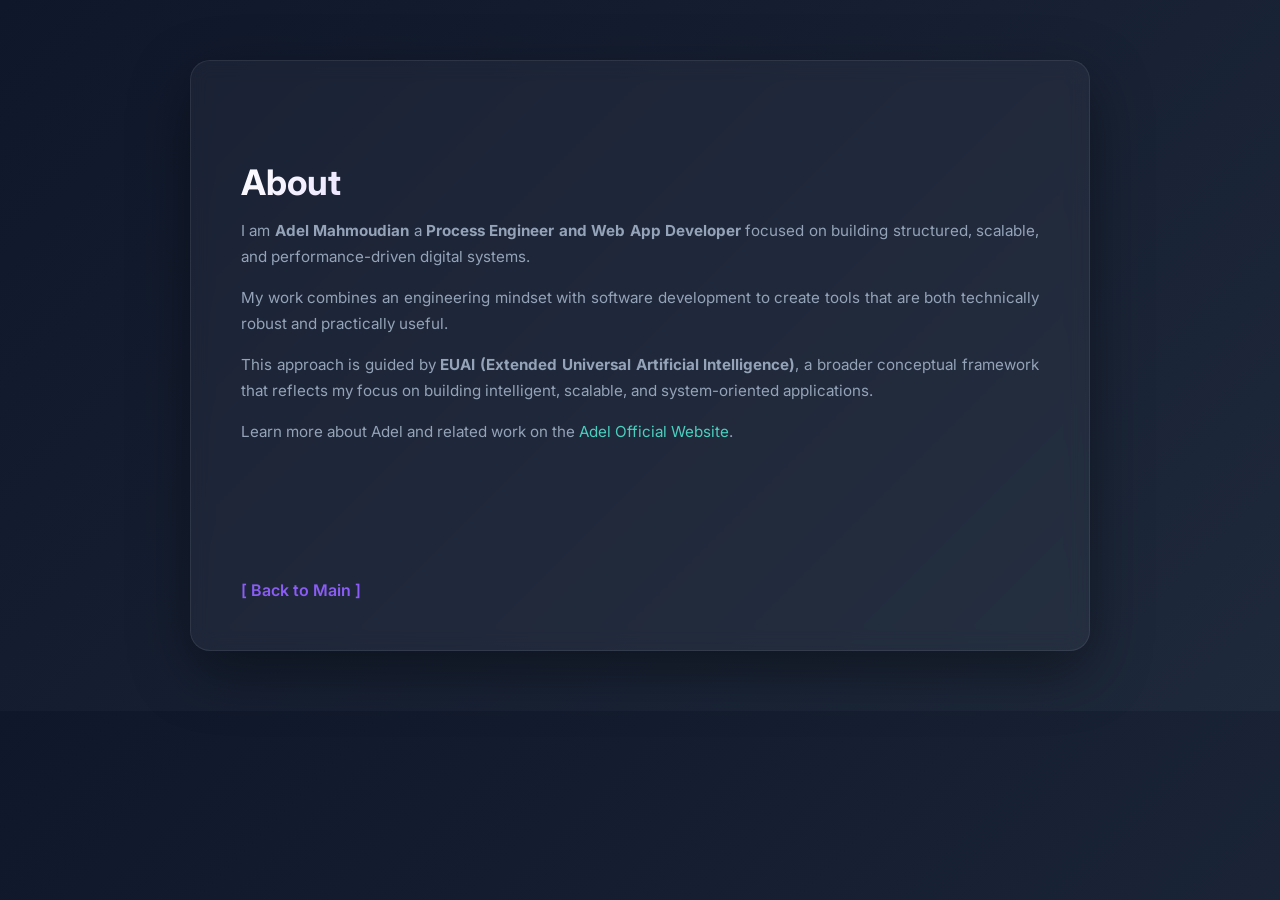
<file: about.html>
<!DOCTYPE html>
<html lang="en">

<head>
    <meta charset="utf-8" />
    <meta name="viewport" content="width=device-width, initial-scale=1.0" />
    <title>About | Adel</title>

    <meta name="description" content="About Adel — Process Engineer and Web App Developer focused on building scalable, 
    data-driven web applications and structured digital systems.">
    <meta name="robots" content="noindex, follow">

    <link rel="icon" type="image/png" href="https://adel-euai.github.io/asset-hub/logo/adel-favicon.png">
    <link rel="stylesheet" href="legal.css">

    <link rel="preconnect" href="https://fonts.googleapis.com">
    <link rel="preconnect" href="https://fonts.gstatic.com" crossorigin>
    <link href="https://fonts.googleapis.com/css2?family=Inter:wght@400;600;800&display=swap" rel="stylesheet">
</head>

<body class="legal-page"> 
<div class="legal-container">

<h1 style="margin-top: 50px;" class="gradient-text">About</h1>

<section class="legal-section">
<p>
I am <strong>Adel Mahmoudian</strong> a <strong>Process Engineer and Web App Developer</strong> focused on building structured, scalable, and performance-driven digital systems.
</p>
<p>
My work combines an engineering mindset with software development to create tools that are both 
technically robust and practically useful.
</p>
<p>
This approach is guided by <strong>EUAI (Extended Universal Artificial Intelligence)</strong>, a broader conceptual framework that 
reflects my focus on building intelligent, scalable, and system-oriented applications.
</p>
<p>
  Learn more about Adel and related work on the <a href="https://adel-euai.github.io/" target="_blank" class="site-link">Adel Official Website</a>.
</p>
</section>

<!--a href="/index.html" class="back-link">← Back to Home</a-->
<a style="margin-top: 100px;" href="#" class="back-link" onclick="history.back(); return false;">[ Back to Main ]</a>

</div>
</body>
</html>
</file>
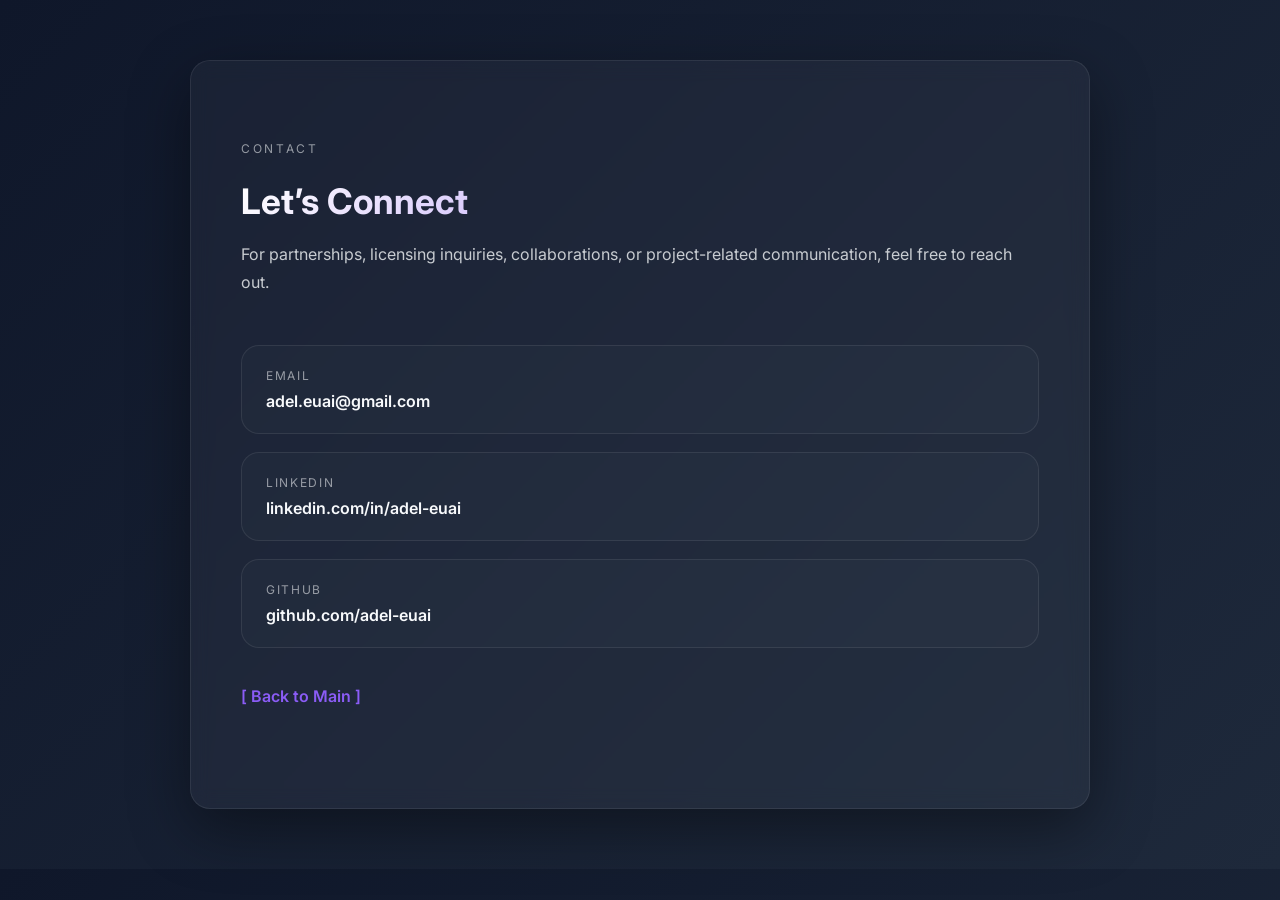
<file: contact.html>
<!DOCTYPE html>
<html lang="en">

<head>
    <meta charset="utf-8" />
    <meta name="viewport" content="width=device-width, initial-scale=1.0" />
    <title>Contact | Adel</title>

    <meta name="description" content="Contact Adel — Process Engineer and Web App Developer focused on building scalable, 
    data-driven web applications and structured digital systems.">
    <meta name="robots" content="noindex, follow">

    <link rel="icon" type="image/png" href="https://adel-euai.github.io/asset-hub/logo/adel-favicon.png">
    <link rel="stylesheet" href="legal.css">

    <link rel="preconnect" href="https://fonts.googleapis.com">
    <link rel="preconnect" href="https://fonts.gstatic.com" crossorigin>
    <link href="https://fonts.googleapis.com/css2?family=Inter:wght@400;600;800&display=swap" rel="stylesheet">
</head>

<body class="legal-page"> 
<div class="legal-container">

    <div class="connect-header">
        <p style="margin-top: 30px;" class="connect-subtitle">CONTACT</p>
        <h1 class="gradient-text">Let’s Connect</h1>

        <p class="connect-description">
            For partnerships, licensing inquiries, collaborations, or project-related communication, feel free to reach out.
        </p>
    </div>

    <div class="connect-grid"> 

        <a href="mailto:adel.euai@gmail.com" class="contact-card">
            <span class="contact-type">Email</span>
            <span class="contact-value">adel.euai@gmail.com</span>
        </a>

        <a href="https://www.linkedin.com/in/adel-euai"
           target="_blank"
           rel="noopener noreferrer"
           class="contact-card">

            <span class="contact-type">LinkedIn</span>
            <span class="contact-value">linkedin.com/in/adel-euai</span>
        </a>
        <a href="https://github.com/adel-euai"
           target="_blank"
           rel="noopener noreferrer"
           class="contact-card">

            <span class="contact-type">GitHub</span>
            <span class="contact-value">github.com/adel-euai</span>
        </a>

<!--a style="margin-top: 20px;" href="#" class="back-link" onclick="history.back(); return false;">← Back to Home</a-->
<a style="margin-top: 20px;" href="#" class="back-link" onclick="history.back(); return false;">[ Back to Main ]</a>


</div>
</body>
</html>
</file>
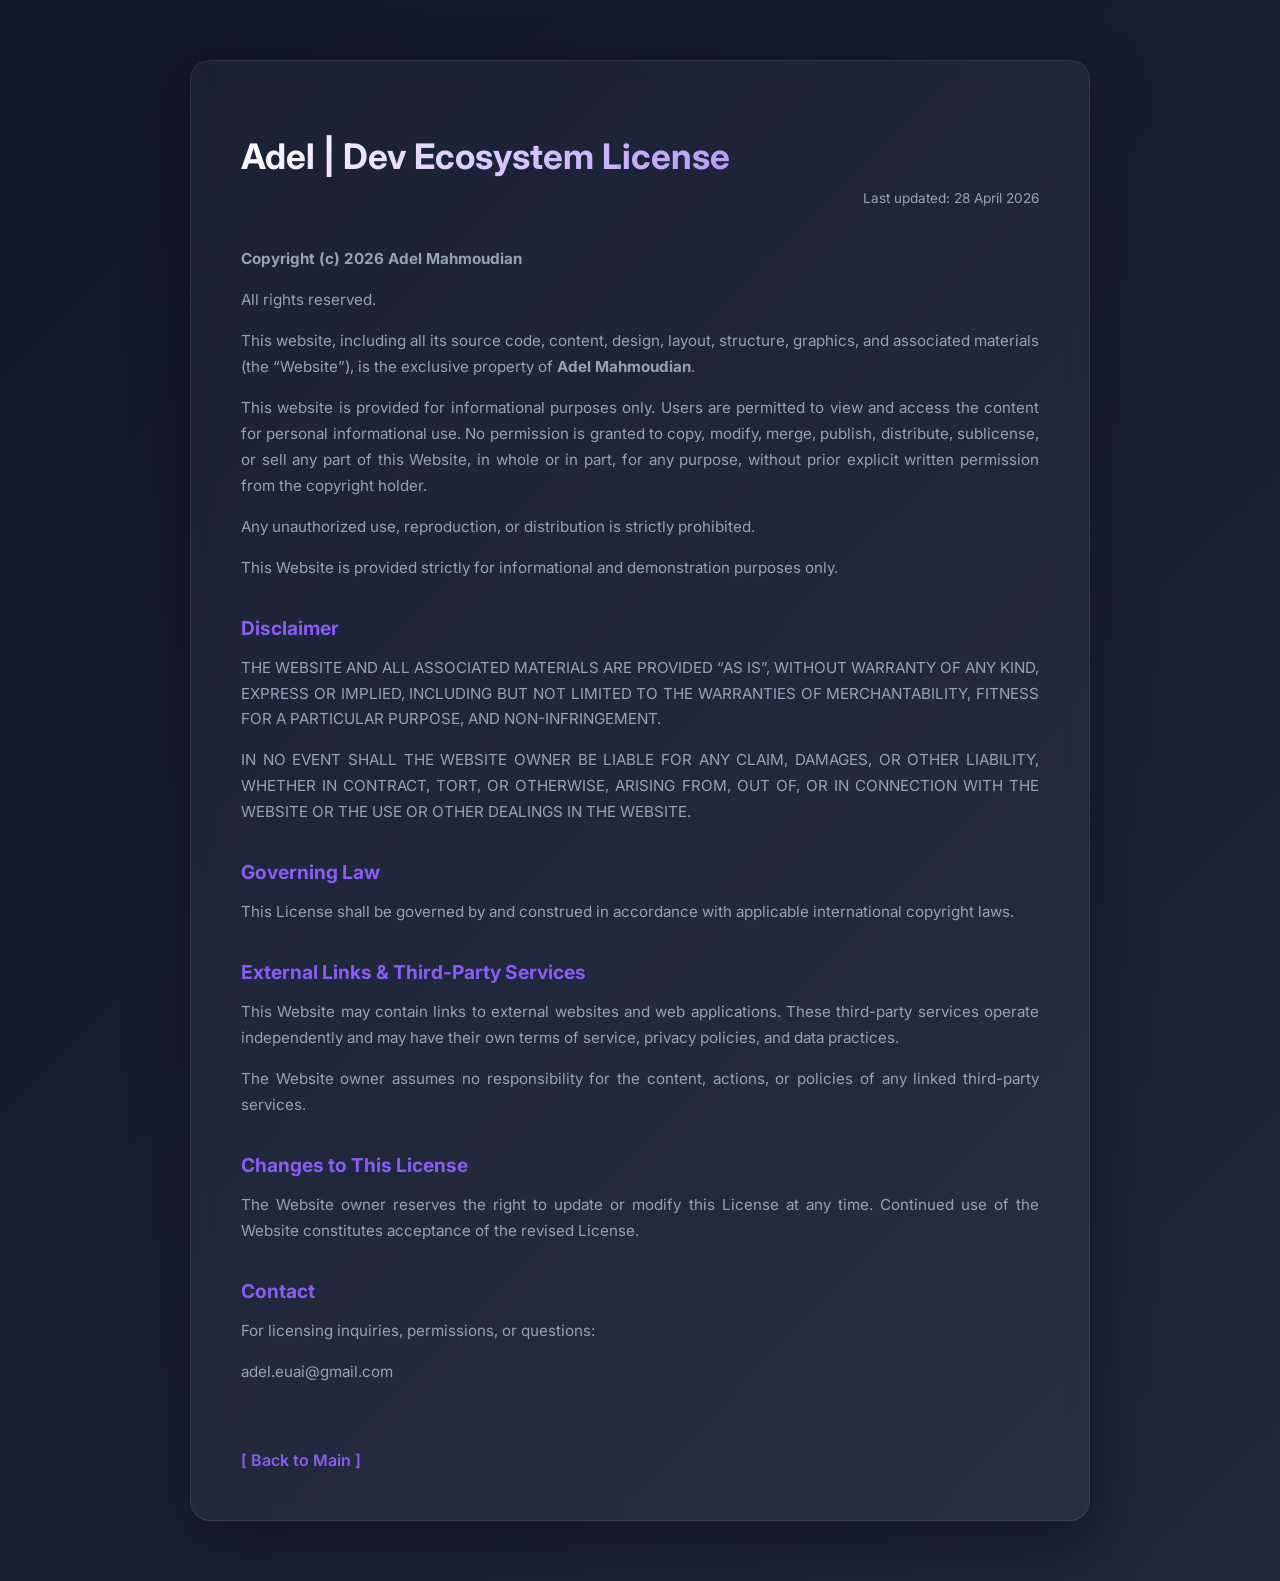
<file: license.html>
<!DOCTYPE html>
<html lang="en">

<head>
    <meta charset="utf-8" />
    <meta name="viewport" content="width=device-width, initial-scale=1.0" />
    <title>Adel | Dev Ecosystem License</title>

    <meta name="description" content="License for Adel | Dev Ecosystem">
    <meta name="robots" content="index, follow">

    <link rel="icon" type="image/png" href="https://adel-euai.github.io/asset-hub/logo/adel-favicon.png">
    <link rel="stylesheet" href="legal.css">

    <link rel="preconnect" href="https://fonts.googleapis.com">
    <link rel="preconnect" href="https://fonts.gstatic.com" crossorigin>
    <link href="https://fonts.googleapis.com/css2?family=Inter:wght@400;600;800&display=swap" rel="stylesheet">
</head>

<body class="legal-page">
<div class="legal-container">
<h1 class="gradient-text">Adel | Dev Ecosystem License</h1>
<p class="last-updated">Last updated: 28 April 2026</p>
<section class="legal-section">
<p><strong>Copyright (c) 2026 Adel Mahmoudian</strong><br></p>
<p>All rights reserved.</p>
<p>This website, including all its source code, content, design, layout, structure, graphics, and associated materials (the “Website”), is the exclusive property of <strong>Adel Mahmoudian</strong>.</p>
<p>This website is provided for informational purposes only. Users are permitted to view and access the content for personal informational use. No permission is granted to copy, modify, merge, publish, distribute, sublicense, or sell any part of this Website, in whole or in part, for any purpose, without prior explicit written permission from the copyright holder.</p>
<p>Any unauthorized use, reproduction, or distribution is strictly prohibited.</p>
<p>This Website is provided strictly for informational and demonstration purposes only.</p>
</section>
<section class="legal-section">
<h2>Disclaimer</h2>
<p>THE WEBSITE AND ALL ASSOCIATED MATERIALS ARE PROVIDED “AS IS”, WITHOUT WARRANTY OF ANY KIND, EXPRESS OR IMPLIED, INCLUDING BUT NOT LIMITED TO THE WARRANTIES OF MERCHANTABILITY, FITNESS FOR A PARTICULAR PURPOSE, AND NON-INFRINGEMENT.</p>
<p>IN NO EVENT SHALL THE WEBSITE OWNER BE LIABLE FOR ANY CLAIM, DAMAGES, OR OTHER LIABILITY, WHETHER IN CONTRACT, TORT, OR OTHERWISE, ARISING FROM, OUT OF, OR IN CONNECTION WITH THE WEBSITE OR THE USE OR OTHER DEALINGS IN THE WEBSITE.</p>
</section>
<section class="legal-section">
<h2>Governing Law</h2>
<p>This License shall be governed by and construed in accordance with applicable international copyright laws.</p>
</section>
<section class="legal-section">
<h2>External Links & Third-Party Services</h2>
<p>This Website may contain links to external websites and web applications. These third-party services operate independently and may have their own terms of service, privacy policies, and data practices.</p>
<p>The Website owner assumes no responsibility for the content, actions, or policies of any linked third-party services.</p>
</section>
<section class="legal-section">
<h2>Changes to This License</h2>
<p>The Website owner reserves the right to update or modify this License at any time. Continued use of the Website constitutes acceptance of the revised License.</p>
</section>
<section class="legal-section">
<h2>Contact</h2>
<p>For licensing inquiries, permissions, or questions:<br></p>
<p>adel.euai@gmail.com</p>
</section>

<a href="#" class="back-link" onclick="history.back(); return false;">[ Back to Main ]</a>

</div>
</body>
</html>
</file>
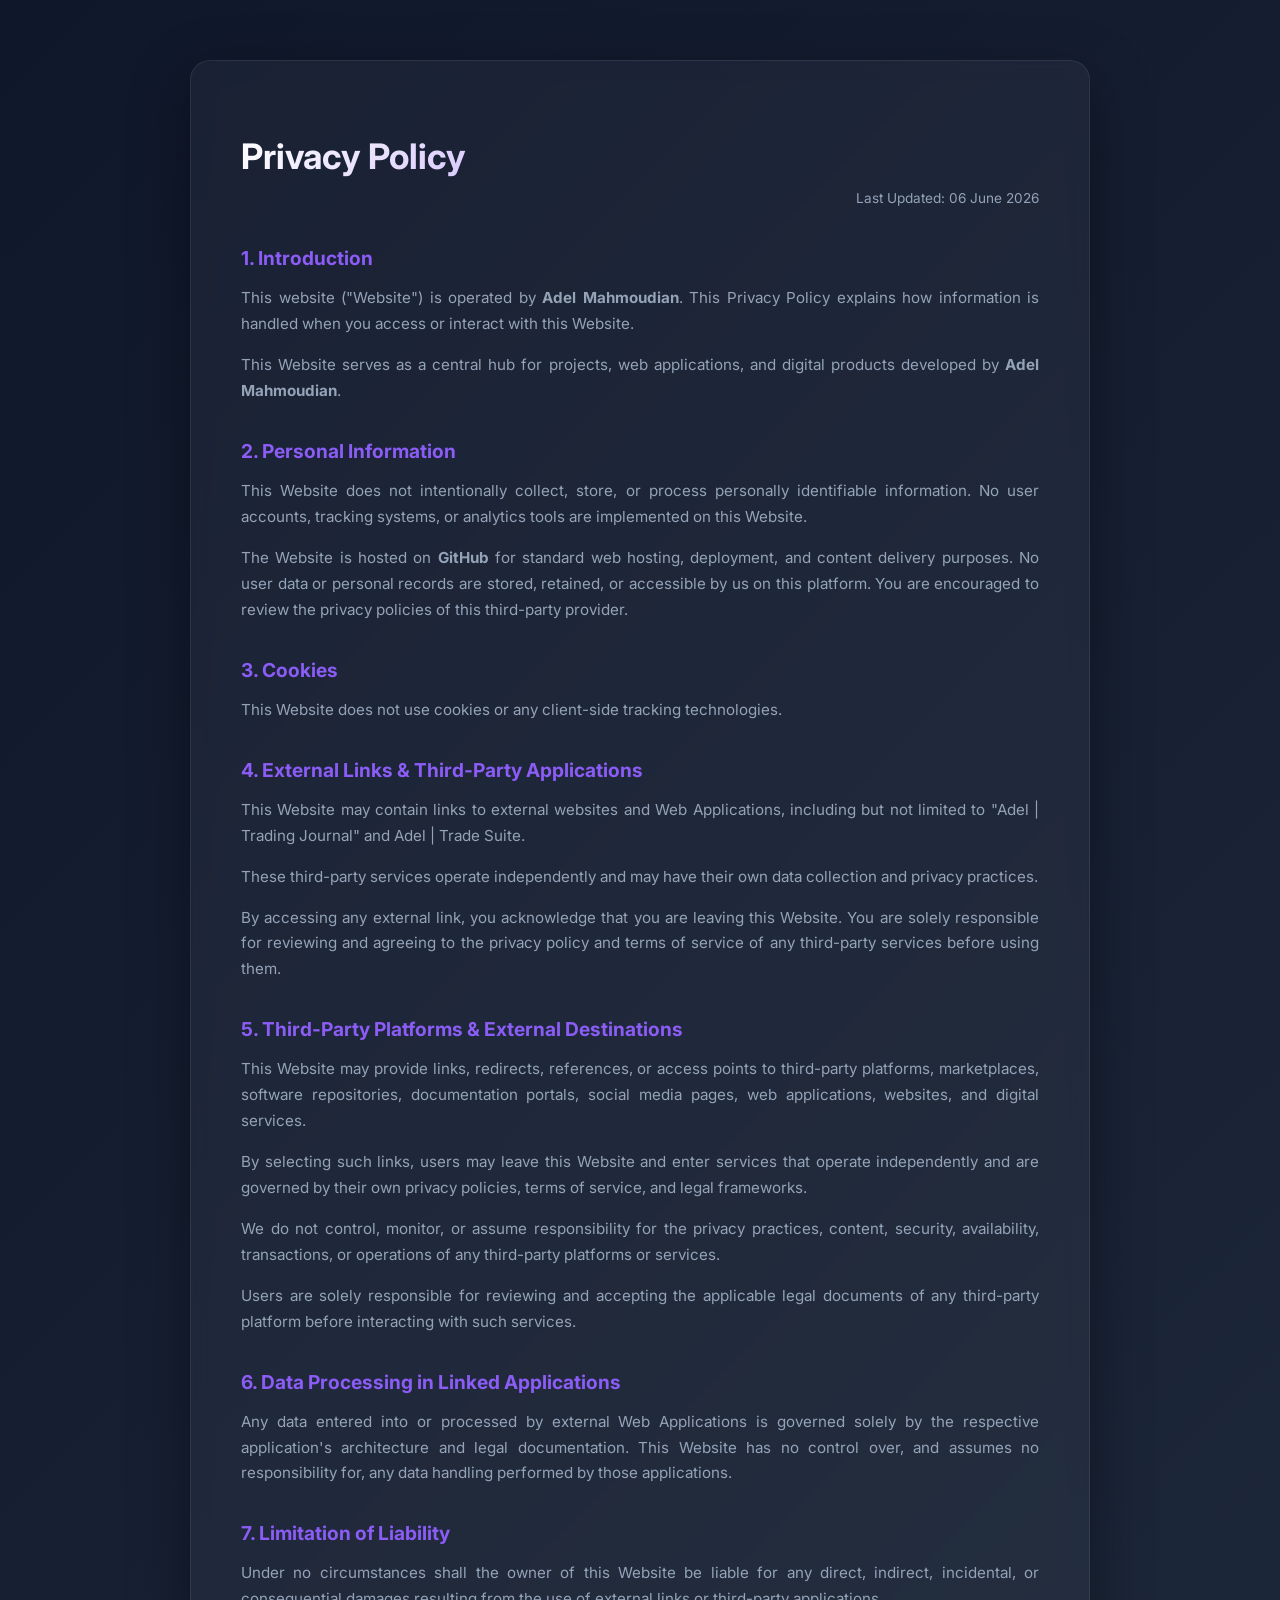
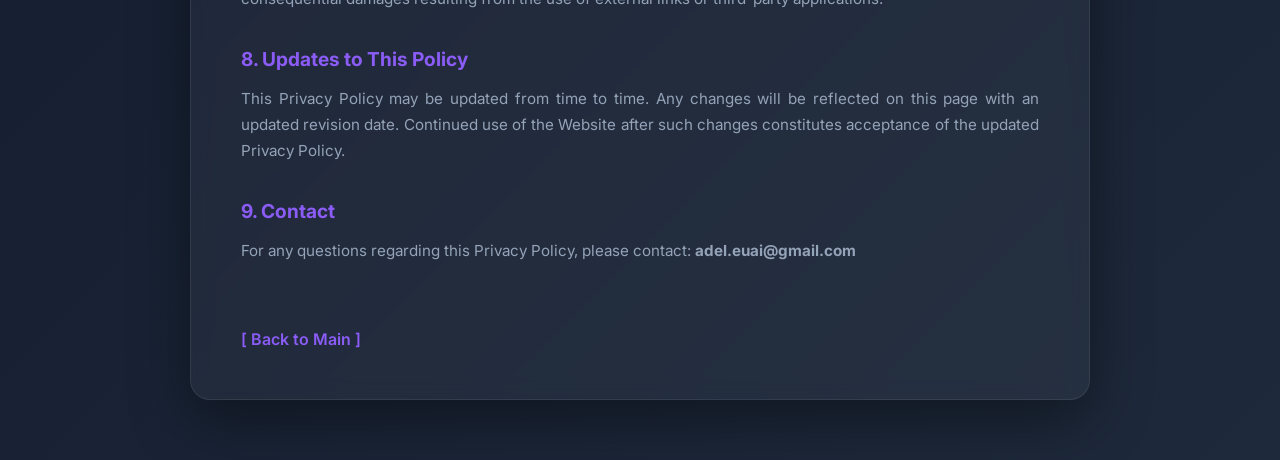
<file: privacy.html>
<!DOCTYPE html>
<html lang="en">

<head>
    <meta charset="utf-8" />
    <meta name="viewport" content="width=device-width, initial-scale=1.0" />
    <title>Privacy Policy | Adel | Dev Ecosystem</title> 
    
    <meta name="description" content="Privacy Policy for Adel | Dev Ecosystem and associated web applications.">
    <meta name="robots" content="noindex, follow"> 
    
    <link rel="icon" type="image/png" href="https://adel-euai.github.io/asset-hub/logo/adel-favicon.png">
    <link rel="stylesheet" href="legal.css">
    
    <link rel="preconnect" href="https://fonts.googleapis.com">
    <link rel="preconnect" href="https://fonts.gstatic.com" crossorigin>
    <link href="https://fonts.googleapis.com/css2?family=Inter:wght@400;600;800&display=swap" rel="stylesheet">
</head>

<body class="legal-page">
<div class="legal-container">

<h1 class="gradient-text">Privacy Policy</h1>
<p class="last-updated">Last Updated: 06 June 2026</p>

<section class="legal-section">
<h2>1. Introduction</h2>
<p>
This website ("Website") is operated by <strong>Adel Mahmoudian</strong>. This Privacy Policy 
explains how information is handled when you access or interact with this Website.
</p>
<p>
This Website serves as a central hub for projects, web applications, and digital products developed by <strong>Adel Mahmoudian</strong>.
</p>
</section>

<section class="legal-section">
<h2>2. Personal Information</h2>
<p>
This Website does not intentionally collect, store, or process personally identifiable information.
No user accounts, tracking systems, or analytics tools are implemented on this Website.
</p>
<p>
The Website is hosted on <strong>GitHub</strong> for standard web hosting, deployment, and content delivery purposes. 
No user data or personal records are stored, retained, or accessible by us on this platform. 
You are encouraged to review the privacy policies of this third-party provider.
</p>
</section>

<section class="legal-section">
<h2>3. Cookies</h2>
<p>
This Website does not use cookies or any client-side tracking technologies.
</p>
</section>

<section class="legal-section">
<h2>4. External Links & Third-Party Applications</h2>
<p>
This Website may contain links to external websites and Web Applications,
including but not limited to "Adel | Trading Journal" and Adel | Trade Suite.
</p>
<p>
These third-party services operate independently and may have their own
data collection and privacy practices.
</p>
<p>
By accessing any external link, you acknowledge that you are leaving this Website.
You are solely responsible for reviewing and agreeing to the privacy policy and terms of service 
of any third-party services before using them.
</p>
</section>

<section class="legal-section">
<h2>5. Third-Party Platforms & External Destinations</h2>
<p>
This Website may provide links, redirects, references, or access points to
third-party platforms, marketplaces, software repositories, documentation portals,
social media pages, web applications, websites, and digital services.
</p>
<p>
By selecting such links, users may leave this Website and enter services
that operate independently and are governed by their own privacy policies,
terms of service, and legal frameworks.
</p>
<p>
We do not control, monitor, or assume responsibility for the privacy practices,
content, security, availability, transactions, or operations of any third-party
platforms or services.
</p>
<p>
Users are solely responsible for reviewing and accepting the applicable legal
documents of any third-party platform before interacting with such services.
</p>
</section>

<section class="legal-section">
<h2>6. Data Processing in Linked Applications</h2>
<p>
Any data entered into or processed by external Web Applications is governed solely
by the respective application's architecture and legal documentation.
This Website has no control over, and assumes no responsibility for,
any data handling performed by those applications.
</p>
</section>

<section class="legal-section">
<h2>7. Limitation of Liability</h2>
<p>
Under no circumstances shall the owner of this Website be liable for any direct,
indirect, incidental, or consequential damages resulting from the use of external
links or third-party applications.
</p>
</section>

<section class="legal-section">
<h2>8. Updates to This Policy</h2>
<p>
This Privacy Policy may be updated from time to time. Any changes will be reflected on this page
with an updated revision date. Continued use of the Website after such changes constitutes
acceptance of the updated Privacy Policy.
</p>
</section>

<section class="legal-section">
<h2>9. Contact</h2>
<p>
For any questions regarding this Privacy Policy, please contact:
<strong>adel.euai@gmail.com</strong>
</p>
</section>

<a href="#" class="back-link" onclick="history.back(); return false;">[ Back to Main ]</a>

</div>
</body>
</html>
</file>
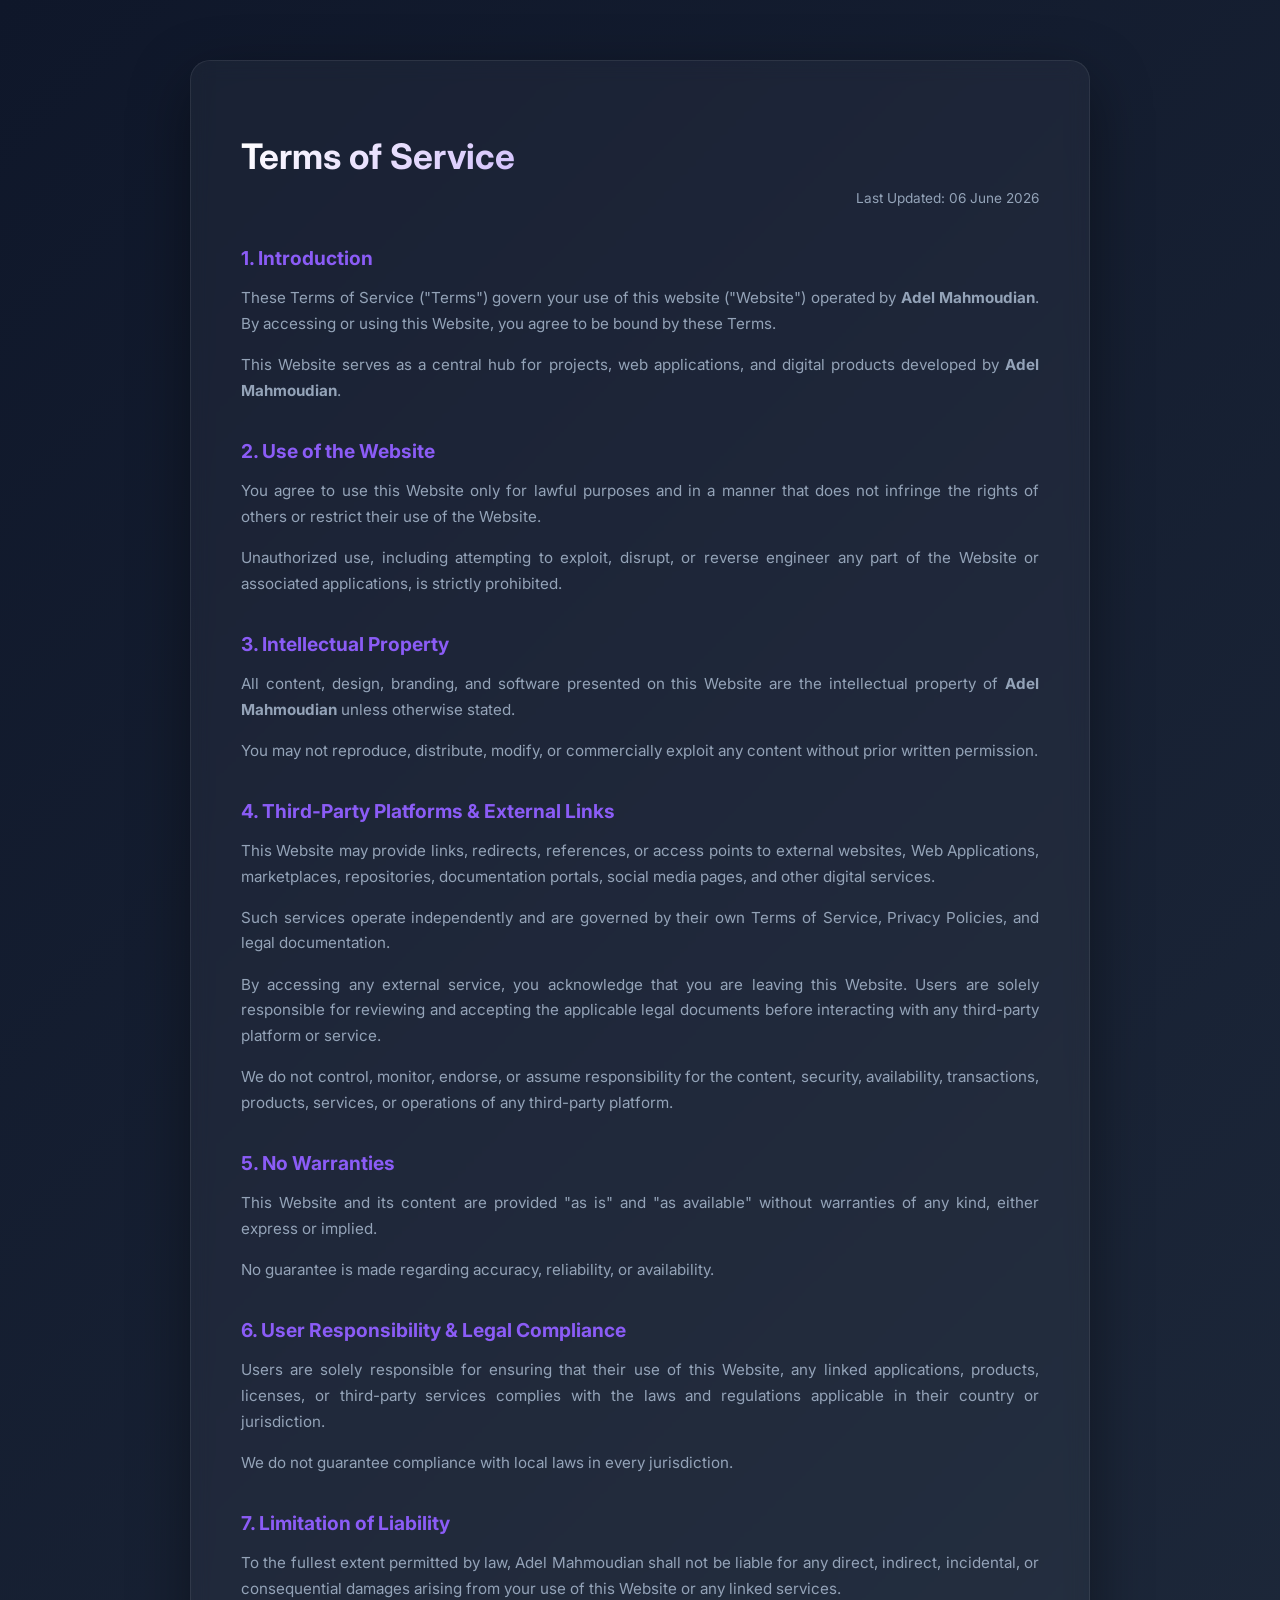
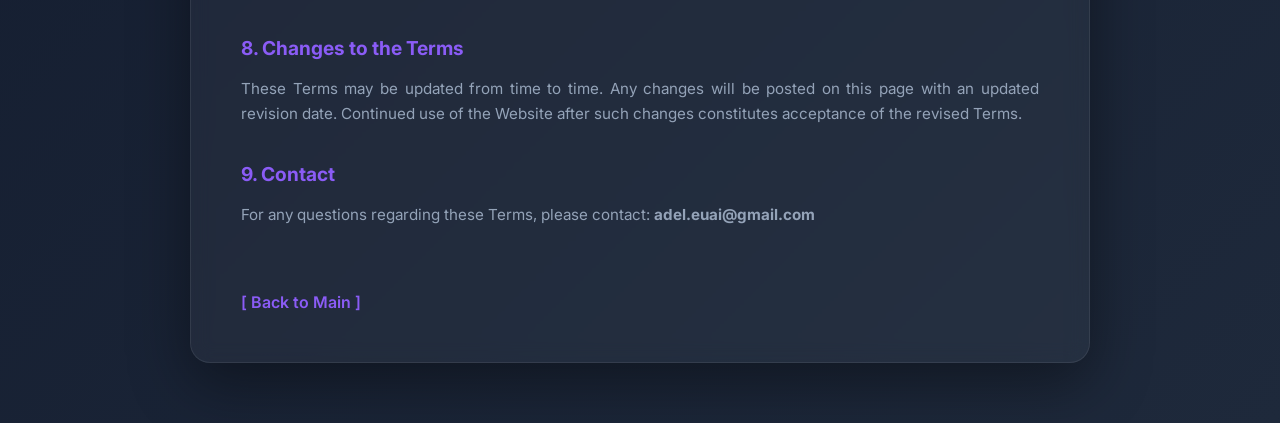
<file: terms.html>
<!DOCTYPE html>
<html lang="en">

<head>
    <meta charset="utf-8" />
    <meta name="viewport" content="width=device-width, initial-scale=1.0" />
    <title>Terms of Service | Adel | Dev Ecosystem</title>

    <meta name="description" content="Terms of Service for Adel | Dev Ecosystem and associated web applications.">
    <meta name="robots" content="noindex, follow">

    <link rel="icon" type="image/png" href="https://adel-euai.github.io/asset-hub/logo/adel-favicon.png">
    <link rel="stylesheet" href="legal.css">

    <link rel="preconnect" href="https://fonts.googleapis.com">
    <link rel="preconnect" href="https://fonts.gstatic.com" crossorigin>
    <link href="https://fonts.googleapis.com/css2?family=Inter:wght@400;600;800&display=swap" rel="stylesheet">
</head>

<body class="legal-page">
<div class="legal-container">

<h1 class="gradient-text">Terms of Service</h1>
<p class="last-updated">Last Updated: 06 June 2026</p>

<section class="legal-section">
<h2>1. Introduction</h2>
<p>
These Terms of Service ("Terms") govern your use of this website ("Website") operated by <strong>Adel Mahmoudian</strong>.
By accessing or using this Website, you agree to be bound by these Terms.
</p>

<p>
This Website serves as a central hub for projects, web applications, and digital products developed by <strong>Adel Mahmoudian</strong>.
</p>
</section>

<section class="legal-section">
<h2>2. Use of the Website</h2>
<p>
You agree to use this Website only for lawful purposes and in a manner that does not infringe 
the rights of others or restrict their use of the Website.
</p>
<p>
Unauthorized use, including attempting to exploit, disrupt, or reverse engineer any part
of the Website or associated applications, is strictly prohibited.
</p>
</section>

<section class="legal-section">
<h2>3. Intellectual Property</h2>
<p>
All content, design, branding, and software presented on this Website are the intellectual
property of <strong>Adel Mahmoudian</strong> unless otherwise stated.
</p>
<p>
You may not reproduce, distribute, modify, or commercially exploit any content without
prior written permission.
</p>
</section>

<section class="legal-section">
<h2>4. Third-Party Platforms & External Links</h2>
<p>
This Website may provide links, redirects, references, or access points to
external websites, Web Applications, marketplaces, repositories,
documentation portals, social media pages, and other digital services.
</p>
<p>
Such services operate independently and are governed by their own Terms of Service,
Privacy Policies, and legal documentation.
</p>
<p>
By accessing any external service, you acknowledge that you are leaving this Website.
Users are solely responsible for reviewing and accepting the applicable legal
documents before interacting with any third-party platform or service.
</p>
<p>
We do not control, monitor, endorse, or assume responsibility for the content,
security, availability, transactions, products, services, or operations of any
third-party platform.
</p>
</section>

<section class="legal-section">
<h2>5. No Warranties</h2>
<p>
This Website and its content are provided "as is" and "as available" without warranties
of any kind, either express or implied.
</p>
<p>
No guarantee is made regarding accuracy, reliability, or availability.
</p>
</section>

<section class="legal-section">
<h2>6. User Responsibility & Legal Compliance</h2>
<p>
Users are solely responsible for ensuring that their use of this Website,
any linked applications, products, licenses, or third-party services
complies with the laws and regulations applicable in their country or jurisdiction.
</p>
<p>
We do not guarantee compliance with local laws in every jurisdiction.
</p>
</section>

<section class="legal-section">
<h2>7. Limitation of Liability</h2>
<p>
To the fullest extent permitted by law, Adel Mahmoudian shall not be liable for any direct, indirect,
incidental, or consequential damages arising from your use of this Website or any linked services.
</p>
</section>

<section class="legal-section">
<h2>8. Changes to the Terms</h2>
<p>
These Terms may be updated from time to time. Any changes will be posted on this page
with an updated revision date. Continued use of the Website after such changes
constitutes acceptance of the revised Terms.
</p>
</section>

<section class="legal-section">
<h2>9. Contact</h2>
<p>
For any questions regarding these Terms, please contact:
<strong>adel.euai@gmail.com</strong>
</p>
</section>

<!--a href="index.html" class="back-link">← Back to Home</a-->
<a href="#" class="back-link" onclick="history.back(); return false;">[ Back to Main ]</a>


</div>
</body>
</html>
</file>
<file: legal.css>
/* ================== BASE ================== */
:root {
  --bg: #0f172a;
  --bg-soft: #1e293b;
  --card: rgba(255,255,255,0.04);
  --border: rgba(255,255,255,0.08);
  --accent: #8b5cf6;
  --text: #f8fafc;
  --muted: #94a3b8;
}

* {
  box-sizing: border-box;
}

body.legal-page {
  margin: 0;
  font-family: 'Inter', sans-serif;
  background: linear-gradient(135deg, var(--bg), var(--bg-soft));
  color: var(--text);
  display: flex;
  justify-content: center;
  padding: 60px 20px; 
}

/* ================== CONTAINER ================== */
.legal-container {
  width: 100%;
  max-width: 900px;
  background: var(--card);
  border: 1px solid var(--border);
  border-radius: 20px;
  padding: 50px;
  backdrop-filter: blur(10px);
  box-shadow: 0 20px 60px rgba(0,0,0,0.4);
}

/* ================== HEADER ================== */
.gradient-text {
  font-size: 2.2rem;
  font-weight: 700;
  margin-bottom: 10px;
  background: linear-gradient(135deg, #ffffff, var(--accent));
  -webkit-background-clip: text;
  -webkit-text-fill-color: transparent;
}

.last-updated {
  font-size: 0.85rem;
  color: var(--muted);
  margin-bottom: 40px;
  text-align: right;
}

/* ================== SECTIONS ================== */
.legal-section {
  margin-bottom: 35px;
}

.legal-section h2 {
  font-size: 1.2rem;
  margin-bottom: 10px;
  color: var(--accent);
}

.legal-section p {
  font-size: 0.95rem;
  color: var(--muted);
  line-height: 1.7;
  text-align: justify;
}

/* ================== HIGHLIGHT ================== */
.highlight-box {
  background: rgba(139, 92, 246, 0.08);
  border: 1px solid rgba(139, 92, 246, 0.3);
  border-left: 4px solid var(--accent);
  padding: 20px;
  border-radius: 12px;
}

/* ================== BACK LINK ================== */
.back-link {
  display: inline-block;
  margin-top: 30px;
  font-weight: 600;
  color: var(--accent);
  text-decoration: none;
  transition: 0.3s;
}

.back-link:hover {
  opacity: 0.7;
  transform: translateX(-4px);
}

/* ================== RESPONSIVE ================== */
@media (max-width: 768px) {
  .legal-container {
    padding: 30px 20px;
  }

  .gradient-text {
    font-size: 1.6rem;
  }
}
/*-------------------------ul/Li---------------------------------*/
.legal-section ul {
  padding-left: 18px;
  margin: 10px 0;
}

.legal-section li {
  font-size: 0.95rem;
  color: var(--muted);
  line-height: 1.7;
  margin-bottom: 8px;
}

/*---------------------------Connect--------------------------*/
.connect-page{
    max-width: 760px;
    padding-top: 80px;
    padding-bottom: 60px;
}

.connect-header{
    margin-bottom: 48px;
}

.connect-subtitle{
    font-size: 12px;
    letter-spacing: 0.22em;
    text-transform: uppercase;
    opacity: 0.55;
    margin-bottom: 14px;
}

.connect-description{
    margin-top: 18px;
    line-height: 1.8;
    opacity: 0.78;
}

.connect-grid{
    display: flex;
    flex-direction: column;
    gap: 18px;
    margin-bottom: 52px;
}

.contact-card{
    display: flex;
    flex-direction: column;
    gap: 8px;

    padding: 22px 24px;

    border: 1px solid rgba(255,255,255,0.08);
    border-radius: 18px;

    background: rgba(255,255,255,0.02);

    text-decoration: none;
    color: inherit;

    transition:
    transform 0.25s ease,
    border-color 0.25s ease,
    background 0.25s ease;
}

.contact-card:hover{
    transform: translateY(-3px);

    border-color: rgba(255,255,255,0.18);

    background: rgba(255,255,255,0.04);
}

.contact-type{
    font-size: 12px;
    letter-spacing: 0.14em;
    text-transform: uppercase;
    opacity: 0.55;
}

.contact-value{
    font-size: 16px;
    font-weight: 600;
    word-break: break-word;
}

/*---------------------------Site Link--------------------------*/

.site-link:link {
    color: #4bd0bf;   /* رنگ اولیه */
    text-decoration: none;
}

.site-link:visited {
    color: #9b5cff;   /* رنگ بعد از بازدید */
}

.site-link:hover {
    color: #67e8f9;
    text-decoration: underline;
}

.site-link:active {
    color: #38bdf8;
}
</file>
